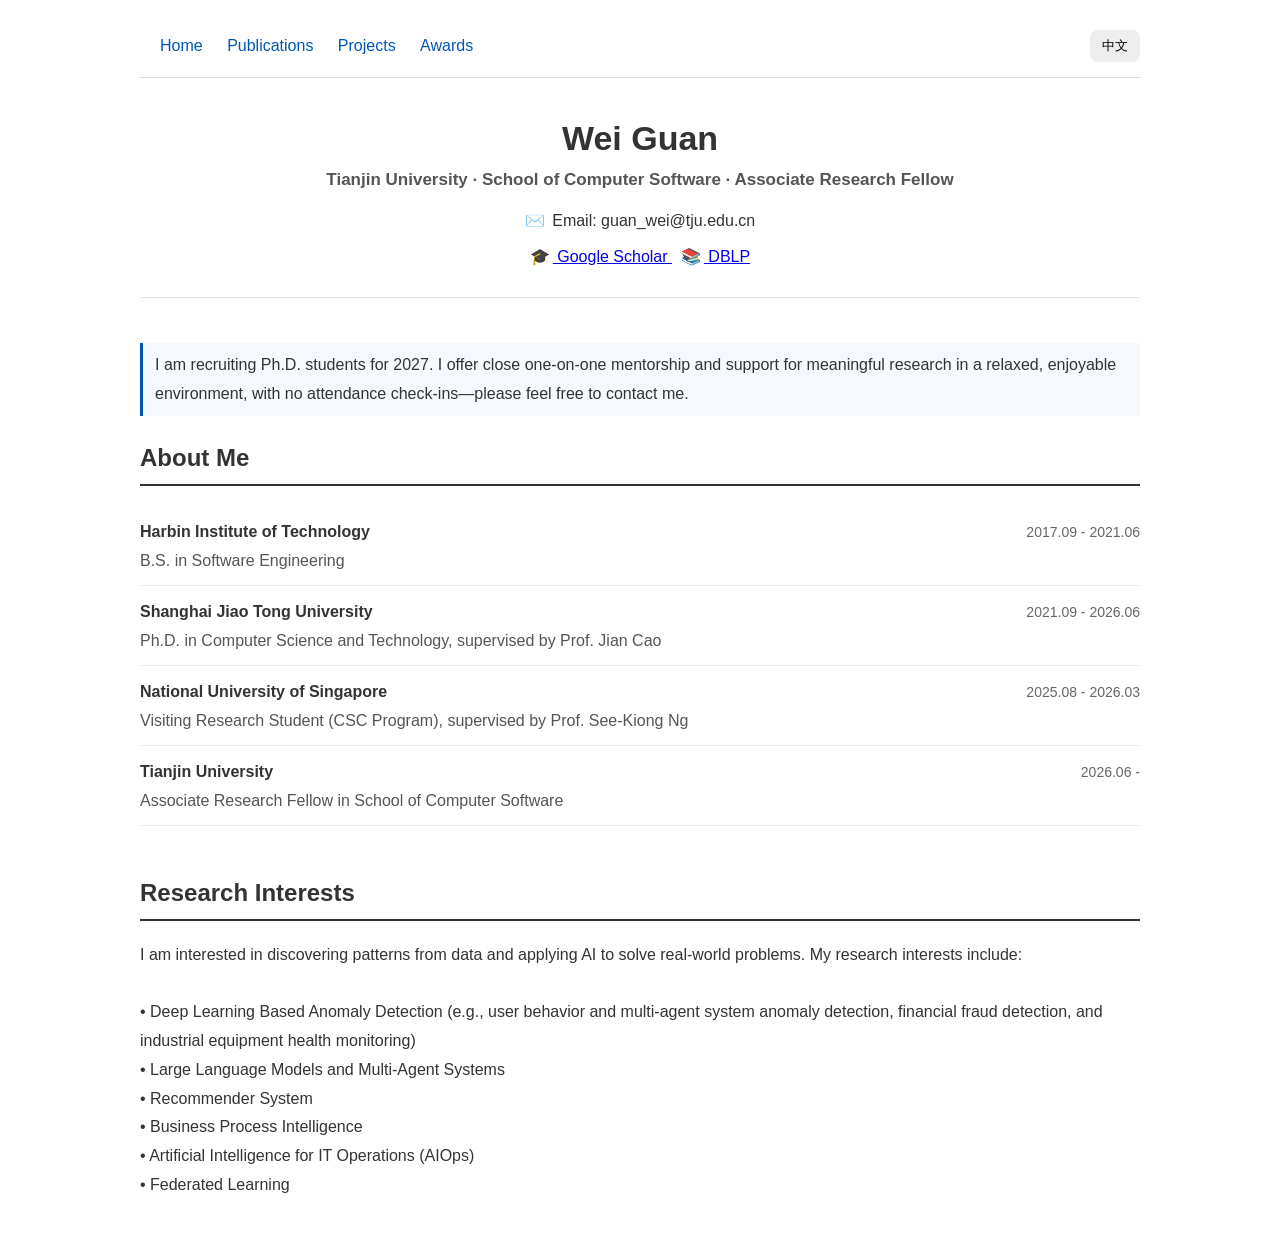
<file: index.html>
<!DOCTYPE html>

<html>


<head>

<meta charset="UTF-8">

<title>Wei Guan</title>

<link rel="stylesheet" href="css/style.css">

</head>



<body>



<nav>


<div>

<a href="index.html">
Home
</a>


<a href="publications.html">
Publications
</a>


<a href="projects.html">
Projects
</a>


<a href="awards.html">
Awards
</a>


<!--<a href="services.html">-->
<!--Services-->
<!--</a>-->


</div>



<div>

<button id="language-toggle" type="button" onclick="toggleLanguage()" aria-label="Switch to Chinese">
中文
</button>


</div>



</nav>




<div class="profile">


<h1>

<span class="en">
Wei Guan
</span>


<span class="zh">
关威
</span>


</h1>



<h3 class="profile-affiliation">

<span class="en">

Tianjin University · School of Computer Software · Associate Research Fellow

</span>


<span class="zh">

天津大学 · 软件学院 · 副研究员

</span>


</h3>



<p>
<span class="profile-link-icon" aria-hidden="true">✉️</span>
Email:
guan_wei@tju.edu.cn
</p>

<p>

<a href="https://scholar.google.com/citations?user=FKhrW-oAAAAJ">
<span class="profile-link-icon" aria-hidden="true">🎓</span>
Google Scholar
</a>


&nbsp;


<a href="https://dblp.org/pid/98/3846-6.html">
<span class="profile-link-icon" aria-hidden="true">📚</span>
DBLP
</a>
    

</p>


</div>






<section>

<p class="recruitment">
<span class="en">I am recruiting Ph.D. students for 2027. I offer close one-on-one mentorship and support for meaningful research in a relaxed, enjoyable environment, with no attendance check-ins—please feel free to contact me.</span>
<span class="zh">招收 2027 级博士研究生，提供一对一科研指导与支持；团队氛围轻松愉快，无打卡要求。欢迎有志于开展有意义研究的同学与我联系。</span>
</p>

<h2>
<span class="en">About Me</span>
<span class="zh">关于我</span>
</h2>

<div class="en education-list">
<div class="education-item">
<div class="education-main">
<b>Harbin Institute of Technology</b>
<span>2017.09 - 2021.06</span>
</div>
<div class="education-detail">B.S. in Software Engineering</div>
</div>

<div class="education-item">
<div class="education-main">
<b>Shanghai Jiao Tong University</b>
<span>2021.09 - 2026.06</span>
</div>
<div class="education-detail">Ph.D. in Computer Science and Technology, supervised by Prof. Jian Cao</div>
</div>

<div class="education-item">
<div class="education-main">
<b>National University of Singapore</b>
<span>2025.08 - 2026.03</span>
</div>
<div class="education-detail">Visiting Research Student (CSC Program), supervised by Prof. See-Kiong Ng</div>
</div>

<div class="education-item">
<div class="education-main">
<b>Tianjin University</b>
<span>2026.06 - </span>
</div>
<div class="education-detail">Associate Research Fellow in School of Computer Software</div>
</div>
</div>

<div class="zh education-list">
<div class="education-item">
<div class="education-main">
<b>哈尔滨工业大学</b>
<span>2017.09 - 2021.06</span>
</div>
<div class="education-detail">软件工程本科</div>
</div>

<div class="education-item">
<div class="education-main">
<b>上海交通大学</b>
<span>2021.09 - 2026.06</span>
</div>
<div class="education-detail">计算机科学与技术直博，导师：曹健教授</div>
</div>

<div class="education-item">
<div class="education-main">
<b>新加坡国立大学</b>
<span>2025.08 - 2026.03</span>
</div>
<div class="education-detail">国家公派联合培养，导师：See-Kiong Ng教授</div>
</div>

<div class="education-item">
<div class="education-main">
<b>天津大学</b>
<span>2026.06 - </span>
</div>
<div class="education-detail">软件学院副研究员</div>
</div>
</div>

</section>



<section>

<h2>
<span class="en">Research Interests</span>
<span class="zh">研究兴趣</span>
</h2>

<p class="en">
I am interested in discovering patterns from data and applying AI to solve real-world problems. My research interests include:
<br><br>
• Deep Learning Based Anomaly Detection (e.g., user behavior and multi-agent system anomaly detection, financial fraud detection, and industrial equipment health monitoring)
<br>
• Large Language Models and Multi-Agent Systems
<br>
• Recommender System
<br>
• Business Process Intelligence
<br>
• Artificial Intelligence for IT Operations (AIOps)
<br>
• Federated Learning
</p>

<p class="zh">
我致力于从数据中发现规律，并运用人工智能解决实际问题。
<br>
研究方向包括：
<br><br>
• 基于深度学习的异常检测（如用户行为/多智能体系统异常检测、金融欺诈检测、工业设备健康监测等）
<br>
• 大语言模型与多智能体系统
<br>
• 推荐系统
<br>
• 业务流程智能分析
<br>
• 智能运维
<br>
• 联邦学习
</p>

</section>




<script src="js/language.js"></script>


</body>


</html>
</file>
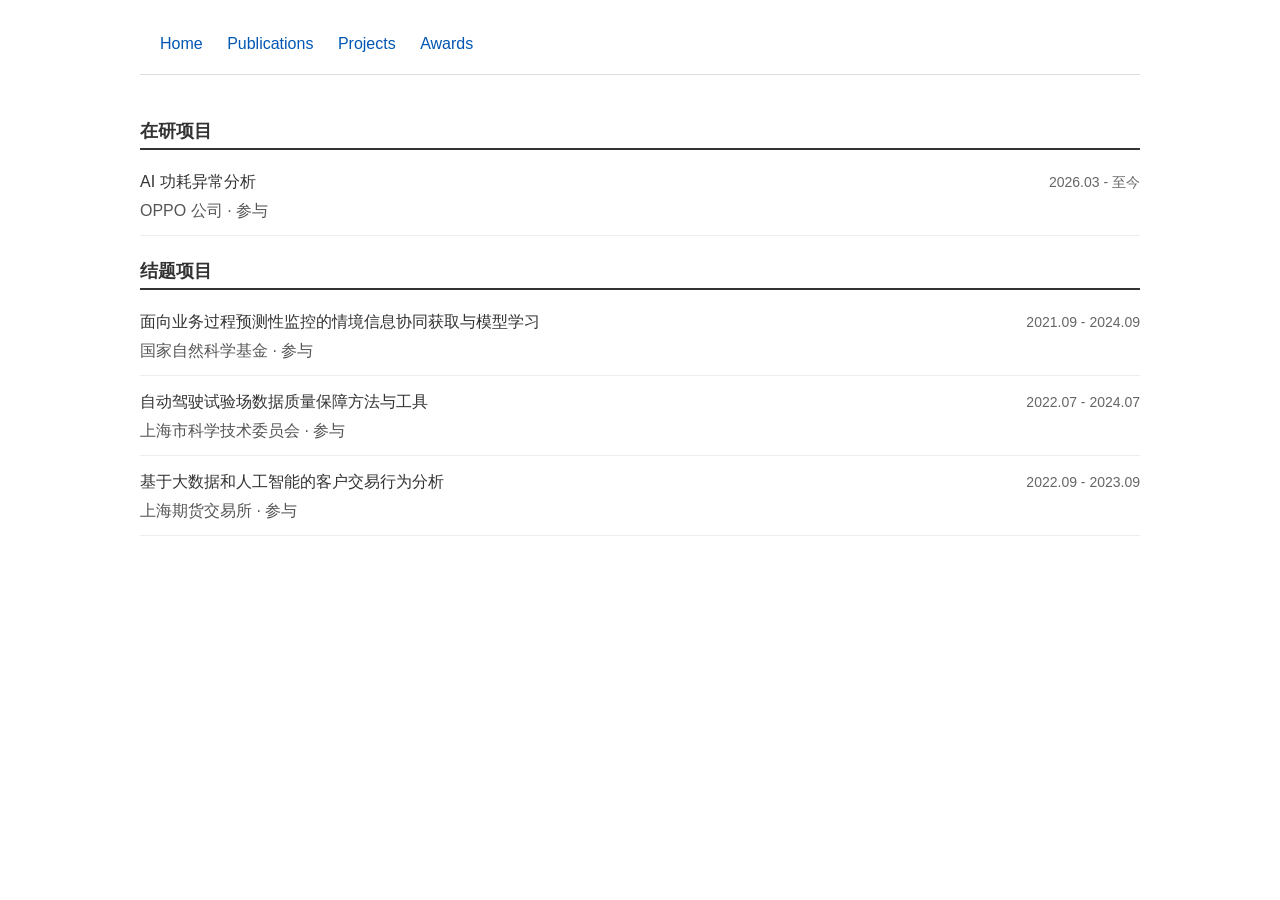
<file: projects.html>
<!DOCTYPE html>
<html>

<head>
<meta charset="UTF-8">
<title>Projects</title>
<link rel="stylesheet" href="css/style.css">
</head>


<body>


<nav>
<div>
<a href="index.html">Home</a>
<a href="publications.html">Publications</a>
<a href="projects.html">Projects</a>
<a href="awards.html">Awards</a>
<!--<a href="services.html">Services</a>-->
</div>

</nav>



<section>


<h2 class="project-section-title">在研项目</h2>

<div class="project-list">

<div class="project-item">
<div class="project-main">
<b>AI 功耗异常分析</b>
<span>2026.03 - 至今</span>
</div>
<div class="project-meta">OPPO 公司 · 参与</div>
</div>

</div>



<h2 class="project-section-title">结题项目</h2>

<div class="project-list">

<div class="project-item">
<div class="project-main">
<b>面向业务过程预测性监控的情境信息协同获取与模型学习</b>
<span>2021.09 - 2024.09</span>
</div>
<div class="project-meta">国家自然科学基金 · 参与</div>
</div>

<div class="project-item">
<div class="project-main">
<b>自动驾驶试验场数据质量保障方法与工具</b>
<span>2022.07 - 2024.07</span>
</div>
<div class="project-meta">上海市科学技术委员会 · 参与</div>
</div>

<div class="project-item">
<div class="project-main">
<b>基于大数据和人工智能的客户交易行为分析</b>
<span>2022.09 - 2023.09</span>
</div>
<div class="project-meta">上海期货交易所 · 参与</div>
</div>

</div>


</section>


</body>

</html>
</file>
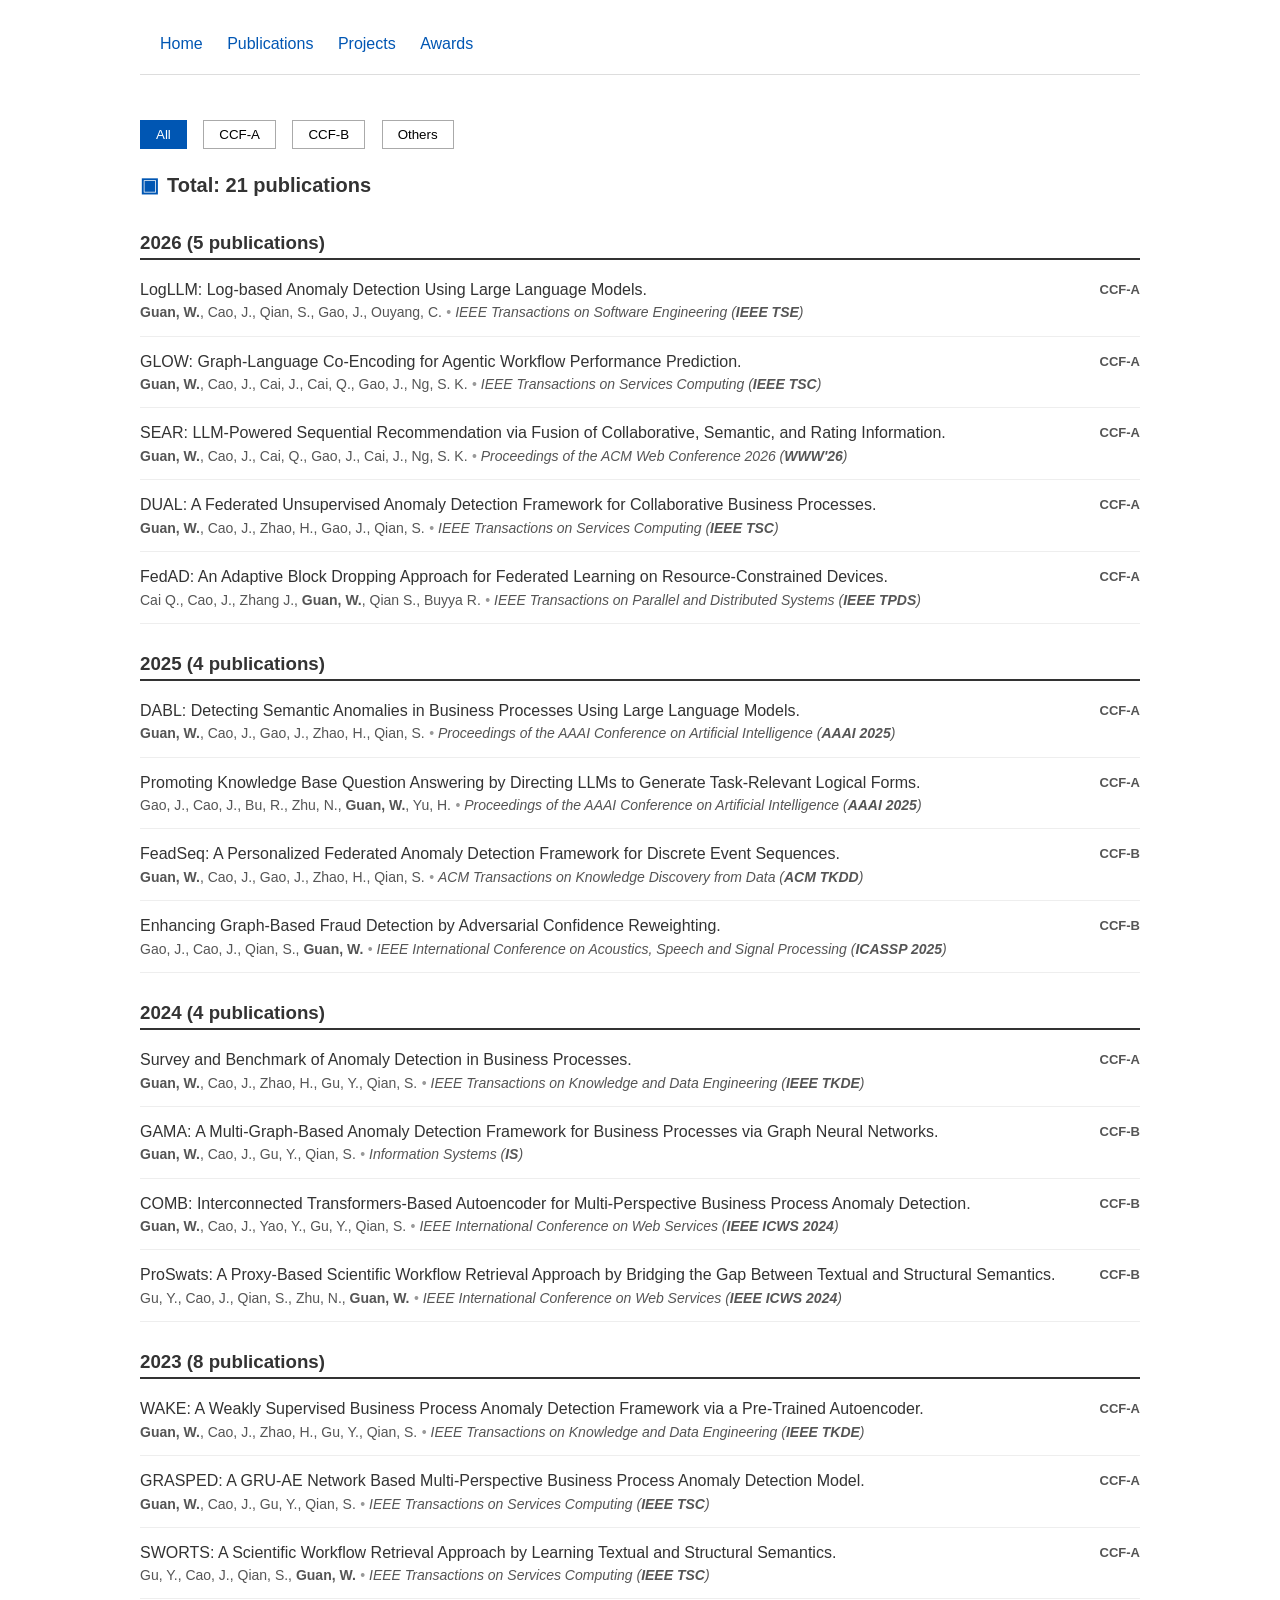
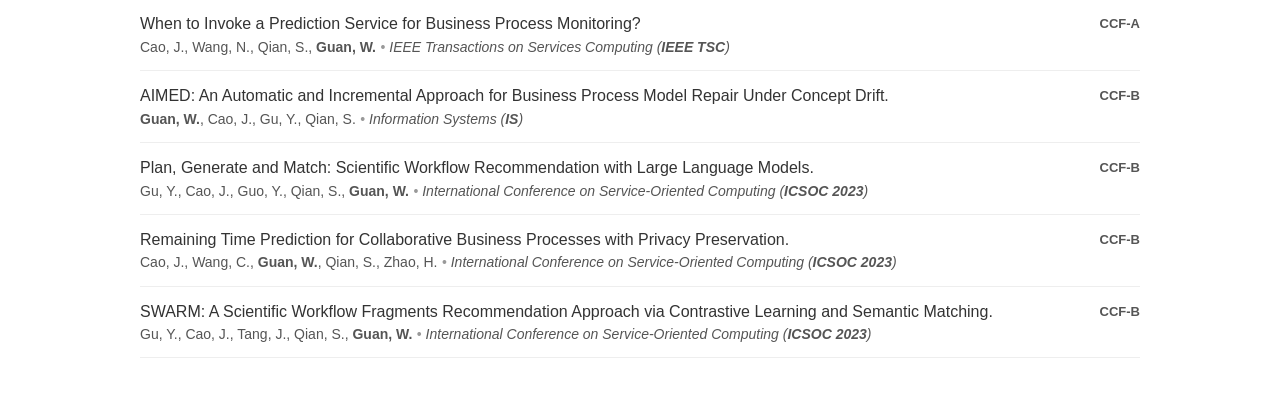
<file: publications.html>
<!DOCTYPE html>
<html>

<head>

<meta charset="UTF-8">

<title>Publications | Wei Guan</title>

<link rel="stylesheet" href="css/style.css">

</head>


<body>


<nav>

<div>

<a href="index.html">Home</a>
<a href="publications.html">Publications</a>
<a href="projects.html">Projects</a>
<a href="awards.html">Awards</a>
<!--<a href="services.html">Services</a>-->

</div>


</nav>





<section>




<div class="filter">

<button class="active" data-filter="all" onclick="filterPaper('all')">
All
</button>


<button data-filter="ccf-a" onclick="filterPaper('ccf-a')">
CCF-A
</button>


<button data-filter="ccf-b" onclick="filterPaper('ccf-b')">
CCF-B
</button>


<button data-filter="others" onclick="filterPaper('others')">
Others
</button>


</div>

<div id="publication-summary" class="publication-summary" aria-live="polite"></div>





<!-- ================= 2026 ================= -->

<h3 class="year">2026</h3>
<div class="paper" data-type="ccf-a" data-year="2026">
<div class="title">LogLLM: Log-based Anomaly Detection Using Large Language Models.</div>
<div class="authors"><b>Guan, W.</b>, Cao, J., Qian, S., Gao, J., Ouyang, C.</div>
<div class="venue">IEEE Transactions on Software Engineering (<b>IEEE TSE</b>)</div>
<div class="ccf">CCF-A</div>
</div>

<div class="paper" data-type="ccf-a" data-year="2026">
<div class="title">GLOW: Graph-Language Co-Encoding for Agentic Workflow Performance Prediction.</div>
<div class="authors"><b>Guan, W.</b>, Cao, J., Cai, J., Cai, Q., Gao, J., Ng, S. K.</div>
<div class="venue">IEEE Transactions on Services Computing (<b>IEEE TSC</b>)</div>
<div class="ccf">CCF-A</div>
</div>

<div class="paper" data-type="ccf-a" data-year="2026">
<div class="title">SEAR: LLM-Powered Sequential Recommendation via Fusion of Collaborative, Semantic, and Rating Information.</div>
<div class="authors"><b>Guan, W.</b>, Cao, J., Cai, Q., Gao, J., Cai, J., Ng, S. K.</div>
<div class="venue">Proceedings of the ACM Web Conference 2026 (<b>WWW'26</b>)</div>
<div class="ccf">CCF-A</div>
</div>

<div class="paper" data-type="ccf-a" data-year="2026">
<div class="title">DUAL: A Federated Unsupervised Anomaly Detection Framework for Collaborative Business Processes.</div>
<div class="authors"><b>Guan, W.</b>, Cao, J., Zhao, H., Gao, J., Qian, S.</div>
<div class="venue">IEEE Transactions on Services Computing (<b>IEEE TSC</b>)</div>
<div class="ccf">CCF-A</div>
</div>

<div class="paper" data-type="ccf-a" data-year="2026">
<div class="title">FedAD: An Adaptive Block Dropping Approach for Federated Learning on Resource-Constrained Devices.</div>
<div class="authors">Cai Q., Cao, J., Zhang J., <b>Guan, W.</b>,  Qian S., Buyya R.</div>
<div class="venue">IEEE Transactions on Parallel and Distributed Systems (<b>IEEE TPDS</b>)</div>
<div class="ccf">CCF-A</div>
</div>

<!-- ================= 2025 ================= -->

<h3 class="year">2025</h3>

<div class="paper" data-type="ccf-a" data-year="2025">
<div class="title">DABL: Detecting Semantic Anomalies in Business Processes Using Large Language Models.</div>
<div class="authors"><b>Guan, W.</b>, Cao, J., Gao, J., Zhao, H., Qian, S.</div>
<div class="venue">Proceedings of the AAAI Conference on Artificial Intelligence (<b>AAAI 2025</b>)</div>
<div class="ccf">CCF-A</div>
</div>

<div class="paper" data-type="ccf-a" data-year="2025">
<div class="title">Promoting Knowledge Base Question Answering by Directing LLMs to Generate Task-Relevant Logical Forms.</div>
<div class="authors">Gao, J., Cao, J., Bu, R., Zhu, N., <b>Guan, W.</b>, Yu, H.</div>
<div class="venue">Proceedings of the AAAI Conference on Artificial Intelligence (<b>AAAI 2025</b>)</div>
<div class="ccf">CCF-A</div>
</div>

<div class="paper" data-type="ccf-b" data-year="2025">
<div class="title">FeadSeq: A Personalized Federated Anomaly Detection Framework for Discrete Event Sequences.</div>
<div class="authors"><b>Guan, W.</b>, Cao, J., Gao, J., Zhao, H., Qian, S.</div>
<div class="venue">ACM Transactions on Knowledge Discovery from Data (<b>ACM TKDD</b>)</div>
<div class="ccf">CCF-B</div>
</div>

<div class="paper" data-type="ccf-b" data-year="2025">
<div class="title">Enhancing Graph-Based Fraud Detection by Adversarial Confidence Reweighting.</div>
<div class="authors">Gao, J., Cao, J., Qian, S., <b>Guan, W.</b></div>
<div class="venue">IEEE International Conference on Acoustics, Speech and Signal Processing (<b>ICASSP 2025</b>)</div>
<div class="ccf">CCF-B</div>
</div>



<!-- ================= 2024 ================= -->

<h3 class="year">2024</h3>

<div class="paper" data-type="ccf-a" data-year="2024">
<div class="title">Survey and Benchmark of Anomaly Detection in Business Processes.</div>
<div class="authors"><b>Guan, W.</b>, Cao, J., Zhao, H., Gu, Y., Qian, S.</div>
<div class="venue">IEEE Transactions on Knowledge and Data Engineering (<b>IEEE TKDE</b>)</div>
<div class="ccf">CCF-A</div>
</div>

<div class="paper" data-type="ccf-b" data-year="2024">
<div class="title">GAMA: A Multi-Graph-Based Anomaly Detection Framework for Business Processes via Graph Neural Networks.</div>
<div class="authors"><b>Guan, W.</b>, Cao, J., Gu, Y., Qian, S.</div>
<div class="venue">Information Systems (<b>IS</b>)</div>
<div class="ccf">CCF-B</div>
</div>

<div class="paper" data-type="ccf-b" data-year="2024">
<div class="title">COMB: Interconnected Transformers-Based Autoencoder for Multi-Perspective Business Process Anomaly Detection.</div>
<div class="authors"><b>Guan, W.</b>, Cao, J., Yao, Y., Gu, Y., Qian, S.</div>
<div class="venue">IEEE International Conference on Web Services (<b>IEEE ICWS 2024</b>)</div>
<div class="ccf">CCF-B</div>
</div>

<div class="paper" data-type="ccf-b" data-year="2024">
<div class="title">ProSwats: A Proxy-Based Scientific Workflow Retrieval Approach by Bridging the Gap Between Textual and Structural Semantics.</div>
<div class="authors">Gu, Y., Cao, J., Qian, S., Zhu, N., <b>Guan, W.</b></div>
<div class="venue">IEEE International Conference on Web Services (<b>IEEE ICWS 2024</b>)</div>
<div class="ccf">CCF-B</div>
</div>



<!-- ================= 2023 ================= -->

<h3 class="year">2023</h3>

<div class="paper" data-type="ccf-a" data-year="2023">
<div class="title">WAKE: A Weakly Supervised Business Process Anomaly Detection Framework via a Pre-Trained Autoencoder.</div>
<div class="authors"><b>Guan, W.</b>, Cao, J., Zhao, H., Gu, Y., Qian, S.</div>
<div class="venue">IEEE Transactions on Knowledge and Data Engineering (<b>IEEE TKDE</b>)</div>
<div class="ccf">CCF-A</div>
</div>

<div class="paper" data-type="ccf-a" data-year="2023">
<div class="title">GRASPED: A GRU-AE Network Based Multi-Perspective Business Process Anomaly Detection Model.</div>
<div class="authors"><b>Guan, W.</b>, Cao, J., Gu, Y., Qian, S.</div>
<div class="venue">IEEE Transactions on Services Computing (<b>IEEE TSC</b>)</div>
<div class="ccf">CCF-A</div>
</div>

<div class="paper" data-type="ccf-a" data-year="2023">
<div class="title">SWORTS: A Scientific Workflow Retrieval Approach by Learning Textual and Structural Semantics.</div>
<div class="authors">Gu, Y., Cao, J., Qian, S., <b>Guan, W.</b></div>
<div class="venue">IEEE Transactions on Services Computing (<b>IEEE TSC</b>)</div>
<div class="ccf">CCF-A</div>
</div>

<div class="paper" data-type="ccf-a" data-year="2023">
<div class="title">When to Invoke a Prediction Service for Business Process Monitoring?</div>
<div class="authors">Cao, J., Wang, N., Qian, S., <b>Guan, W.</b></div>
<div class="venue">IEEE Transactions on Services Computing (<b>IEEE TSC</b>)</div>
<div class="ccf">CCF-A</div>
</div>

<div class="paper" data-type="ccf-b" data-year="2023">
<div class="title">AIMED: An Automatic and Incremental Approach for Business Process Model Repair Under Concept Drift.</div>
<div class="authors"><b>Guan, W.</b>, Cao, J., Gu, Y., Qian, S.</div>
<div class="venue">Information Systems (<b>IS</b>)</div>
<div class="ccf">CCF-B</div>
</div>

<div class="paper" data-type="ccf-b" data-year="2023">
<div class="title">Plan, Generate and Match: Scientific Workflow Recommendation with Large Language Models.</div>
<div class="authors">Gu, Y., Cao, J., Guo, Y., Qian, S., <b>Guan, W.</b></div>
<div class="venue">International Conference on Service-Oriented Computing (<b>ICSOC 2023</b>)</div>
<div class="ccf">CCF-B</div>
</div>

<div class="paper" data-type="ccf-b" data-year="2023">
<div class="title">Remaining Time Prediction for Collaborative Business Processes with Privacy Preservation.</div>
<div class="authors">Cao, J., Wang, C., <b>Guan, W.</b>, Qian, S., Zhao, H.</div>
<div class="venue">International Conference on Service-Oriented Computing (<b>ICSOC 2023</b>)</div>
<div class="ccf">CCF-B</div>
</div>

<div class="paper" data-type="ccf-b" data-year="2023">
<div class="title">SWARM: A Scientific Workflow Fragments Recommendation Approach via Contrastive Learning and Semantic Matching.</div>
<div class="authors">Gu, Y., Cao, J., Tang, J., Qian, S., <b>Guan, W.</b></div>
<div class="venue">International Conference on Service-Oriented Computing (<b>ICSOC 2023</b>)</div>
<div class="ccf">CCF-B</div>
</div>



</section>







<script src="js/language.js"></script>


</body>


</html>
</file>
<file: css/style.css>
body {

    font-family:
    "Helvetica Neue",
    Arial,
    "Microsoft YaHei",
    sans-serif;

    max-width: 1000px;

    margin: auto;

    padding: 30px;

    color: #333;

    line-height: 1.8;

}


nav {

    display:flex;

    justify-content:space-between;

    align-items:center;

    border-bottom:1px solid #ddd;

    padding-bottom:15px;

}


nav a {

    margin-left:20px;

    text-decoration:none;

    color:#0056b3;

}


button {

    border:none;

    background:#eee;

    padding:6px 12px;

    cursor:pointer;

}

nav button {

    display:inline-flex;

    align-items:center;

    justify-content:center;

    height:32px;

    padding:0 12px;

    line-height:1;

    border-radius:8px;

}



.profile {

    margin-top:30px;
    padding:10px 0 18px;
    border-bottom:1px solid #e5e5e5;
    text-align:center;
}

.profile h1 {
    margin:0 0 8px;
    font-size:34px;
    line-height:1.2;
}

.profile h3 {
    margin:0 0 14px;
    color:#555;
    font-size:17px;
    font-weight:400;
    line-height:1.55;
}

.profile-affiliation {
    font-weight:700 !important;
}

.profile p {
    margin:7px 0;
}

.recruitment {

    padding:8px 12px;

    border-left:3px solid #0056b3;

    background:#f5f8fc;

}

.profile-link-icon {

    display:inline-block;

    margin-right:3px;

    font-size:16px;

    line-height:1;

}

section {

    margin-top:45px;

}



h1 {

    font-size:36px;

}



h2 {

    border-bottom:2px solid #333;

    padding-bottom:5px;

}

.project-section-title {

    margin-top:24px;

    margin-bottom:6px;

    font-size:18px;

    line-height:1.3;

    color:#333;

    font-weight:700;

}



section > .project-section-title:first-child {

    margin-top:0;

}



.project-item {

    padding:12px 0;

    border-bottom:1px solid #eee;

}



.project-main {

    display:flex;

    justify-content:space-between;

    gap:20px;

    align-items:baseline;

}



.project-main span {

    flex-shrink:0;

    color:#666;

    font-size:14px;

}

.project-main b {

    font-weight:400;

}



.project-meta {

    margin-top:2px;

    color:#555;

    line-height:1.5;

}

.award-list {

    border-top:1px solid #eee;

}



.award-item {

    padding:12px 0;

    border-bottom:1px solid #eee;

}



.award-main {

    display:flex;

    justify-content:space-between;

    gap:20px;

    align-items:baseline;

}



.award-main span {

    flex-shrink:0;

    color:#666;

    font-size:14px;

}

.award-main b {

    font-weight:400;

}

.education-list {

    margin-top:18px;

}



.education-item {

    padding:12px 0;

    border-bottom:1px solid #eee;

}



.education-main {

    display:flex;

    justify-content:space-between;

    gap:20px;

    align-items:baseline;

}



.education-main span {

    flex-shrink:0;

    color:#666;

    font-size:14px;

}



.education-detail {

    margin-top:2px;

    color:#555;

    line-height:1.5;

}



.zh {

    display:none;

}



.paper {

    margin-bottom:25px;

}



.ccf {

    float:right;

    font-weight:bold;

    color:#555;

}



footer {

    margin-top:60px;

    text-align:center;

    color:#888;

}



@media(max-width:700px){


.profile{

flex-direction:column;

}


.education-main{

flex-direction:column;

gap:0;

}


.project-main{

flex-direction:column;

gap:0;

}


.award-main{

flex-direction:column;

gap:0;

}


}

/* Publications */


.filter{

margin:18px 0;

}

.publication-summary{

margin:0 0 22px;

color:#333;

font-size:20px;

font-weight:600;

}

.publication-summary::before{

content:"▣";

margin-right:8px;

color:#0056b3;

}


.filter button{

margin-right:12px;

padding:6px 15px;

border:1px solid #aaa;

background:white;

cursor:pointer;

}

.filter button.active{

border-color:#0056b3;

background:#0056b3;

color:white;

}



.year{

margin-top:28px;

border-bottom:
2px solid #333;

padding-bottom:3px;

line-height:1.3;

}



.paper{

position:relative;

margin-bottom:14px;

padding:0 70px 12px 0;

border-bottom:1px solid #eee;

line-height:1.45;

}



.paper .title{

font-weight:500;

font-size:16px;

line-height:1.35;

}



.paper .authors{

display:inline;

margin-top:0;

color:#555;

font-size:14px;

}



.paper .venue{

display:inline;

margin-top:0;

font-style:italic;

color:#555;

font-size:14px;

}



.paper .venue:before{

content:" • ";

font-style:normal;

color:#999;

}



.ccf{

position:absolute;

right:0;

top:2px;

font-weight:bold;

font-size:13px;

color:#555;

}



@media(max-width:700px){


.ccf{

position:static;

display:inline-block;

margin-top:4px;

}


.paper{

padding-right:0;

}


}
</file>
